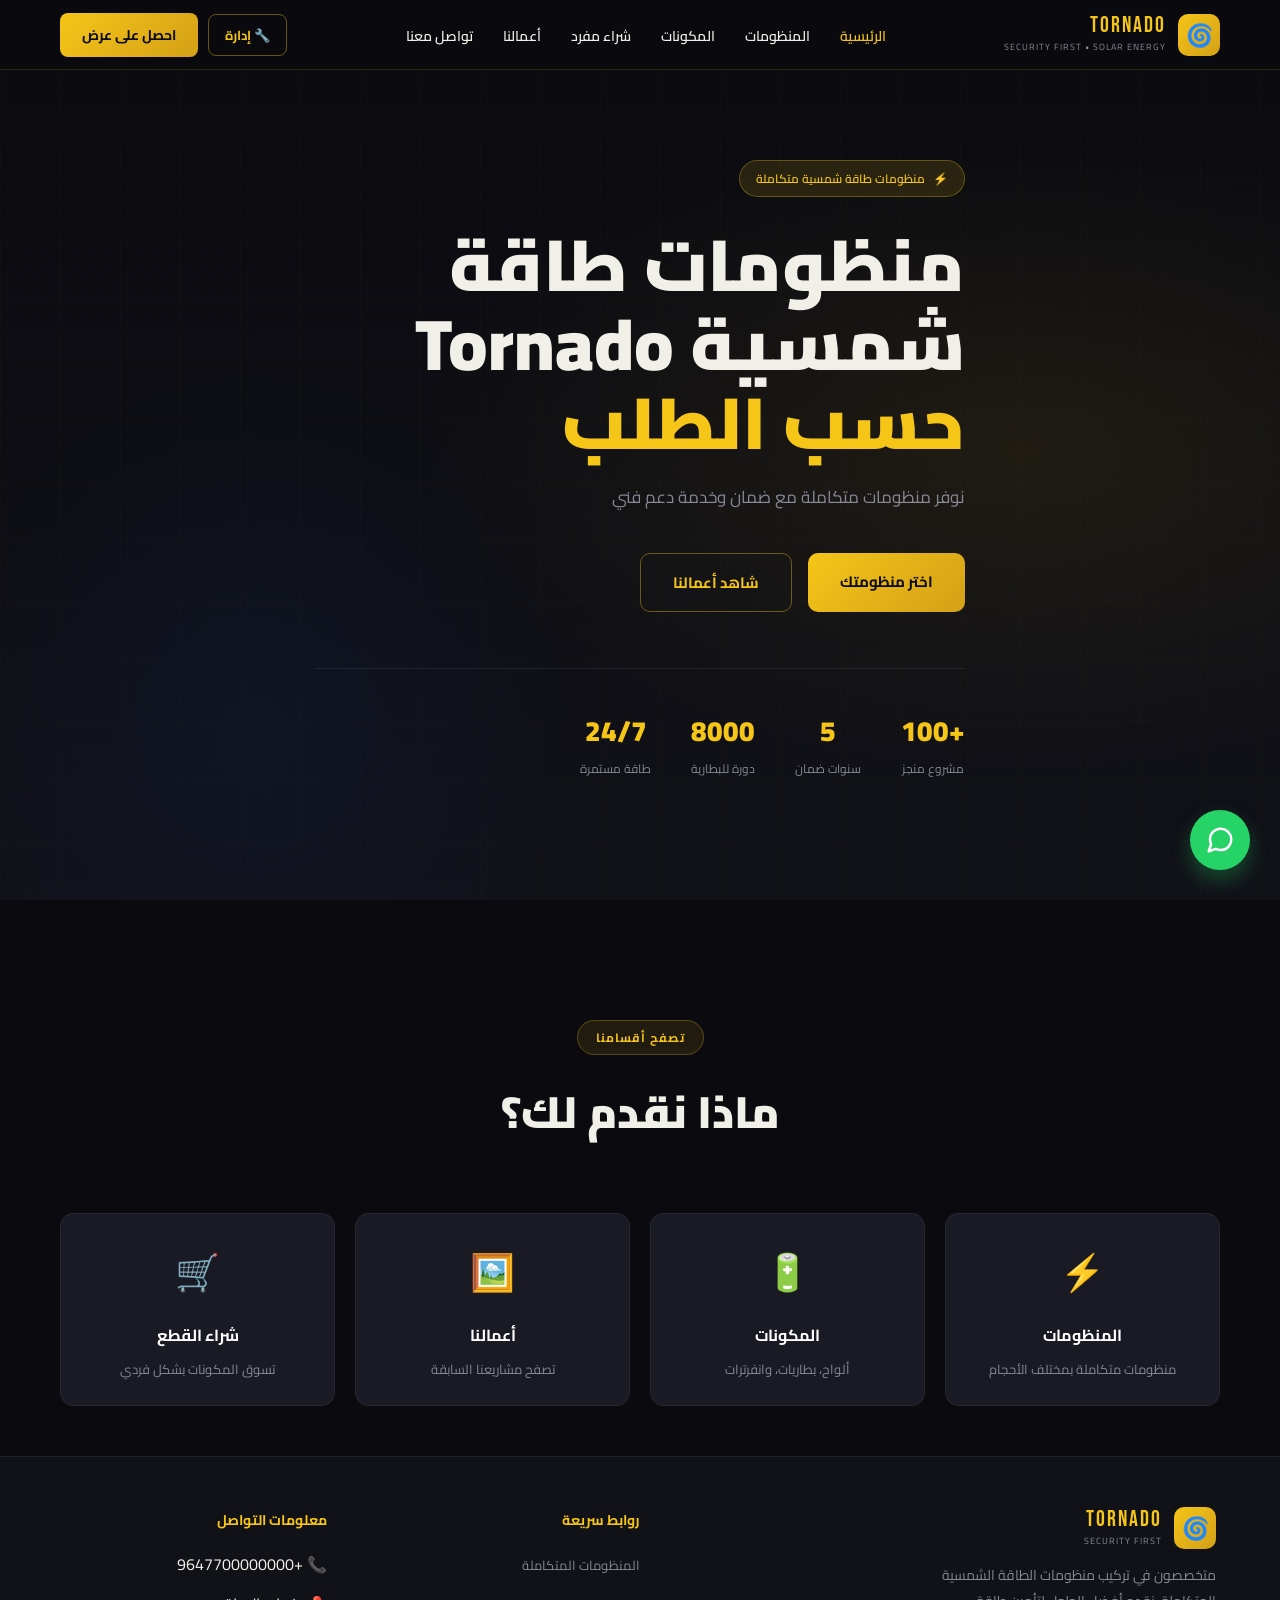
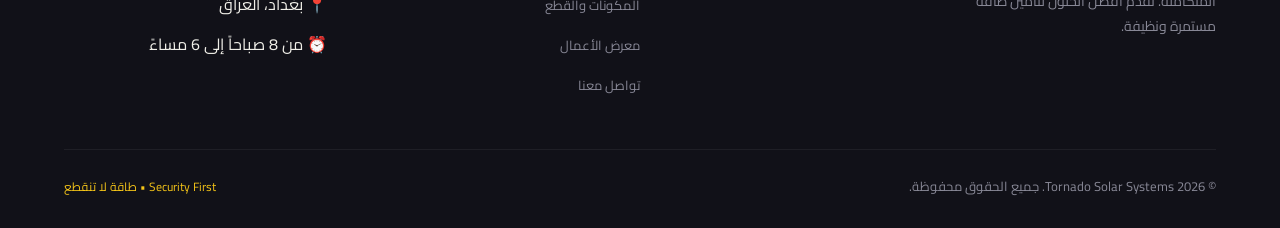
<file: index.html>
<!DOCTYPE html>
<html lang="ar" dir="rtl">
<head>
    <meta charset="UTF-8">
    <meta name="viewport" content="width=device-width, initial-scale=1.0">
    <title>Tornado Solar Systems | تورنادو للطاقة الشمسية</title>
    <meta name="description" content="حلول طاقة شمسية متكاملة حسب الطلب في العراق. منظومات، ألواح، انفرترات، وبطاريات مع ضمان.">
    <link rel="stylesheet" href="css/style.css">
    <script src="https://identity.netlify.com/v1/netlify-identity-widget.js"></script>
</head>
<body>

    <header>
        <div class="nav-container">
            <a href="index.html" class="logo">
                <div class="logo-icon">🌀</div>
                <div class="logo-text">
                    <span class="brand">TORNADO</span>
                    <span class="tagline">SECURITY FIRST • SOLAR ENERGY</span>
                </div>
            </a>
            <ul class="nav-links">
                <li><a href="index.html" class="active">الرئيسية</a></li>
                <li><a href="systems.html">المنظومات</a></li>
                <li><a href="components.html">المكونات</a></li>
                <li><a href="shop.html">شراء مفرد</a></li>
                <li><a href="projects.html">أعمالنا</a></li>
                <li><a href="contact.html">تواصل معنا</a></li>
            </ul>
            <div style="display:flex;gap:10px;align-items:center">
                <a href="/admin/" class="btn-outline" style="padding:8px 16px;font-size:13px; border-radius: 8px;">🔧 إدارة</a>
                <a href="contact.html" class="nav-cta">احصل على عرض</a>
            </div>
            <button class="mobile-menu-btn">☰</button>
        </div>
    </header>

    <section class="hero">
        <div class="hero-bg"></div>
        <div class="hero-grid"></div>
        <div class="hero-content">
            <div class="hero-badge">منظومات طاقة شمسية متكاملة</div>
            <h1 id="hero-title">طاقة لا تنقطع<br><span>ليلاً ونهاراً</span></h1>
            <p id="hero-subtitle" class="hero-desc">
                Tornado — الرائدة في تركيب منظومات الطاقة الشمسية. نوفر لك طاقة نظيفة ومستمرة 24 ساعة بأحدث التقنيات وضمان 5 سنوات.
            </p>
            <div class="hero-btns">
                <a href="systems.html" class="btn-primary">اختر منظومتك</a>
                <a href="projects.html" class="btn-outline">شاهد أعمالنا</a>
            </div>
            <div class="hero-stats">
                <div class="stat-item"><div class="stat-num">+100</div><div class="stat-label">مشروع منجز</div></div>
                <div class="stat-item"><div class="stat-num">5</div><div class="stat-label">سنوات ضمان</div></div>
                <div class="stat-item"><div class="stat-num">8000</div><div class="stat-label">دورة للبطارية</div></div>
                <div class="stat-item"><div class="stat-num">24/7</div><div class="stat-label">طاقة مستمرة</div></div>
            </div>
        </div>
    </section>

    <div class="section-title-wrap">
        <div class="section-tag">تصفح أقسامنا</div>
        <h2 class="section-title">ماذا نقدم لك؟</h2>
    </div>

    <section class="quick-cards" style="margin-top: 0;">
        <a href="systems.html" class="comp-card">
            <div class="comp-icon">⚡</div>
            <div class="comp-title">المنظومات</div>
            <div class="comp-items">منظومات متكاملة بمختلف الأحجام</div>
        </a>
        <a href="components.html" class="comp-card">
            <div class="comp-icon">🔋</div>
            <div class="comp-title">المكونات</div>
            <div class="comp-items">ألواح، بطاريات، وانفرترات</div>
        </a>
        <a href="projects.html" class="comp-card">
            <div class="comp-icon">🖼️</div>
            <div class="comp-title">أعمالنا</div>
            <div class="comp-items">تصفح مشاريعنا السابقة</div>
        </a>
        <a href="shop.html" class="comp-card">
            <div class="comp-icon">🛒</div>
            <div class="comp-title">شراء القطع</div>
            <div class="comp-items">تسوق المكونات بشكل فردي</div>
        </a>
    </section>

    <a href="#" class="floating-whatsapp btn-whatsapp-general" title="تواصل معنا عبر واتساب">
        <svg width="30" height="30" viewBox="0 0 24 24" fill="none" stroke="currentColor" stroke-width="2" stroke-linecap="round" stroke-linejoin="round"><path d="M21 11.5a8.38 8.38 0 0 1-.9 3.8 8.5 8.5 0 0 1-7.6 4.7 8.38 8.38 0 0 1-3.8-.9L3 21l1.9-5.7a8.38 8.38 0 0 1-.9-3.8 8.5 8.5 0 0 1 4.7-7.6 8.38 8.38 0 0 1 3.8-.9h.5a8.48 8.48 0 0 1 8 8v.5z"/></svg>
    </a>

    <footer>
        <div class="footer-grid">
            <div class="footer-brand">
                <a href="index.html" class="logo">
                    <div class="logo-icon">🌀</div>
                    <div class="logo-text">
                        <span class="brand">TORNADO</span>
                        <span class="tagline">SECURITY FIRST</span>
                    </div>
                </a>
                <p>متخصصون في تركيب منظومات الطاقة الشمسية المتكاملة. نقدم أفضل الحلول لتأمين طاقة مستمرة ونظيفة.</p>
            </div>
            <div class="footer-col">
                <h4>روابط سريعة</h4>
                <ul>
                    <li><a href="systems.html">المنظومات المتكاملة</a></li>
                    <li><a href="components.html">المكونات والقطع</a></li>
                    <li><a href="projects.html">معرض الأعمال</a></li>
                    <li><a href="contact.html">تواصل معنا</a></li>
                </ul>
            </div>
            <div class="footer-col">
                <h4>معلومات التواصل</h4>
                <ul>
                    <li>📞 <span id="footer-phone"></span></li>
                    <li>📍 <span id="footer-address"></span></li>
                    <li>⏰ <span id="footer-hours"></span></li>
                </ul>
            </div>
        </div>
        <div class="footer-bottom">
            <p>&copy; 2026 Tornado Solar Systems. جميع الحقوق محفوظة.</p>
            <p style="color:var(--gold);font-size:12px">Security First • طاقة لا تنقطع</p>
        </div>
    </footer>

    <script src="js/main.js"></script>
    <script>
        if (window.netlifyIdentity) {
            window.netlifyIdentity.on("init", user => {
                if (!user) {
                    window.netlifyIdentity.on("login", () => {
                        document.location.href = "/admin/";
                    });
                }
            });
        }
    </script>
</body>
</html>
</file>
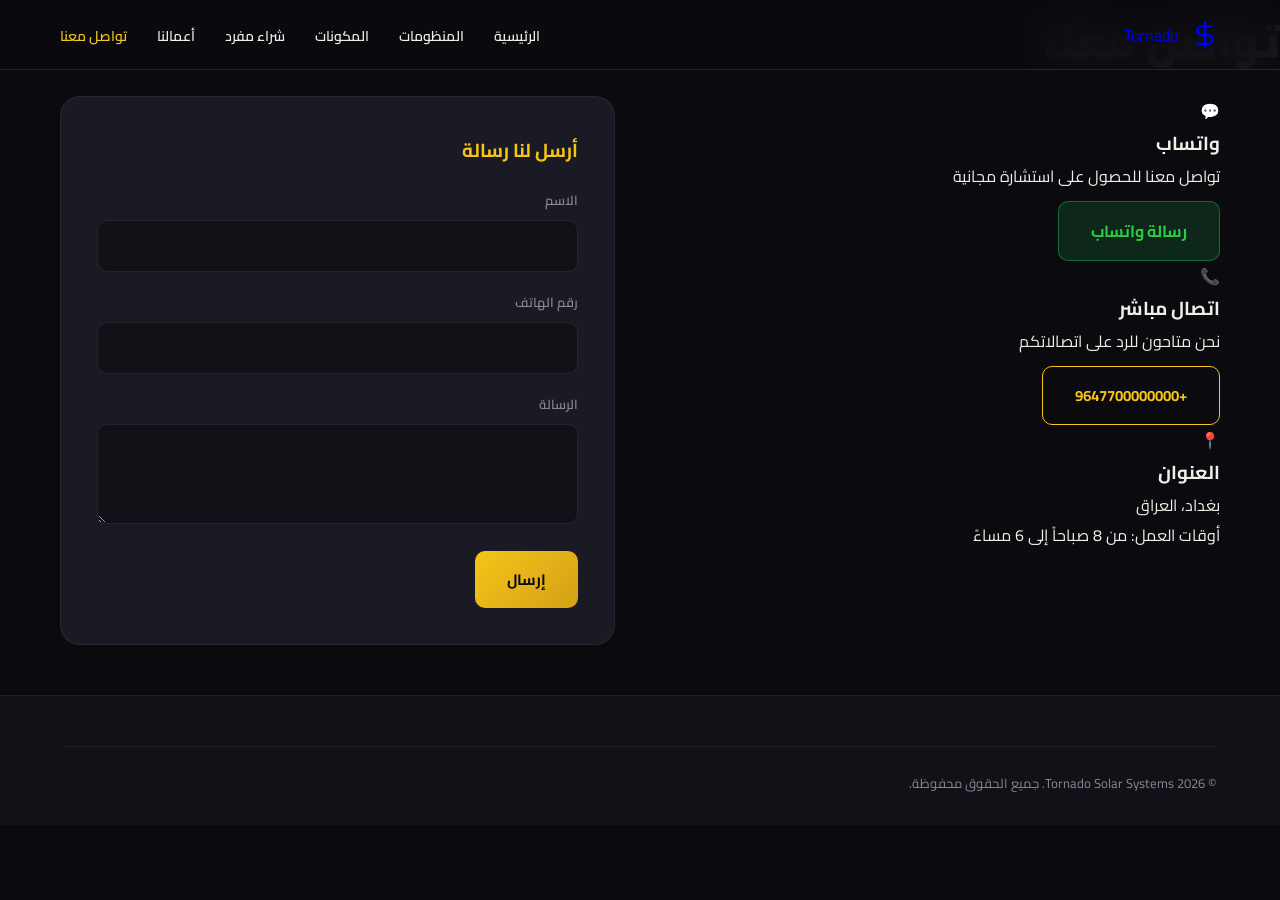
<file: contact.html>
<!DOCTYPE html>
<html lang="ar" dir="rtl">
<head>
    <meta charset="UTF-8">
    <meta name="viewport" content="width=device-width, initial-scale=1.0">
    <title>تواصل معنا | Tornado Solar Systems</title>
    <link rel="stylesheet" href="css/style.css">
</head>
<body>

    <header>
        <div class="nav-container">
            <a href="index.html" class="logo">
                <svg width="30" height="30" viewBox="0 0 24 24" fill="none" stroke="currentColor" stroke-width="2" stroke-linecap="round" stroke-linejoin="round" class="icon"><path d="M12 2v20M17 5H9.5a3.5 3.5 0 0 0 0 7h5a3.5 3.5 0 0 1 0 7H6"/></svg>
                Tornado
            </a>
            <button class="mobile-menu-btn">☰</button>
            <ul class="nav-links">
                <li><a href="index.html">الرئيسية</a></li>
                <li><a href="systems.html">المنظومات</a></li>
                <li><a href="components.html">المكونات</a></li>
                <li><a href="shop.html">شراء مفرد</a></li>
                <li><a href="projects.html">أعمالنا</a></li>
                <li><a href="contact.html" class="active">تواصل معنا</a></li>
            </ul>
        </div>
    </header>

    <h2 class="section-title">تواصل معنا</h2>

    <div class="contact-container">
        <div class="contact-info-cards">
            <div class="info-card">
                <div class="icon">💬</div>
                <div>
                    <h3>واتساب</h3>
                    <p>تواصل معنا للحصول على استشارة مجانية</p>
                    <a href="#" class="btn btn-whatsapp btn-whatsapp-general" style="margin-top:10px;">رسالة واتساب</a>
                </div>
            </div>
            <div class="info-card">
                <div class="icon">📞</div>
                <div>
                    <h3>اتصال مباشر</h3>
                    <p>نحن متاحون للرد على اتصالاتكم</p>
                    <a href="#" class="btn btn-outline btn-phone-general show-number" style="margin-top:10px; color:var(--primary); border-color:var(--primary);"></a>
                </div>
            </div>
            <div class="info-card">
                <div class="icon">📍</div>
                <div>
                    <h3>العنوان</h3>
                    <p id="contact-address">بغداد، العراق</p>
                    <p id="contact-hours">أوقات العمل: من 8 صباحاً إلى 6 مساءً</p>
                </div>
            </div>
        </div>

        <div class="contact-form-container">
            <h3 style="margin-bottom: 20px; color: var(--primary);">أرسل لنا رسالة</h3>
            <form onsubmit="event.preventDefault(); alert('تم إرسال الرسالة بنجاح!');">
                <div class="form-group">
                    <label for="name">الاسم</label>
                    <input type="text" id="name" class="form-control" required>
                </div>
                <div class="form-group">
                    <label for="phone">رقم الهاتف</label>
                    <input type="tel" id="phone" class="form-control" required>
                </div>
                <div class="form-group">
                    <label for="message">الرسالة</label>
                    <textarea id="message" class="form-control" required></textarea>
                </div>
                <button type="submit" class="btn btn-primary submit-btn">إرسال</button>
            </form>
        </div>
    </div>

    <footer>
        <div class="footer-bottom">
            <p>&copy; 2026 Tornado Solar Systems. جميع الحقوق محفوظة.</p>
        </div>
    </footer>

    <script src="js/main.js"></script>
    <script>
        document.addEventListener('DOMContentLoaded', () => {
            setTimeout(() => {
                if (globalSettings) {
                    document.getElementById('contact-address').textContent = globalSettings.address;
                    document.getElementById('contact-hours').textContent = 'أوقات العمل: ' + globalSettings.working_hours;
                }
            }, 500);
        });
    </script>
</body>
</html>
</file>
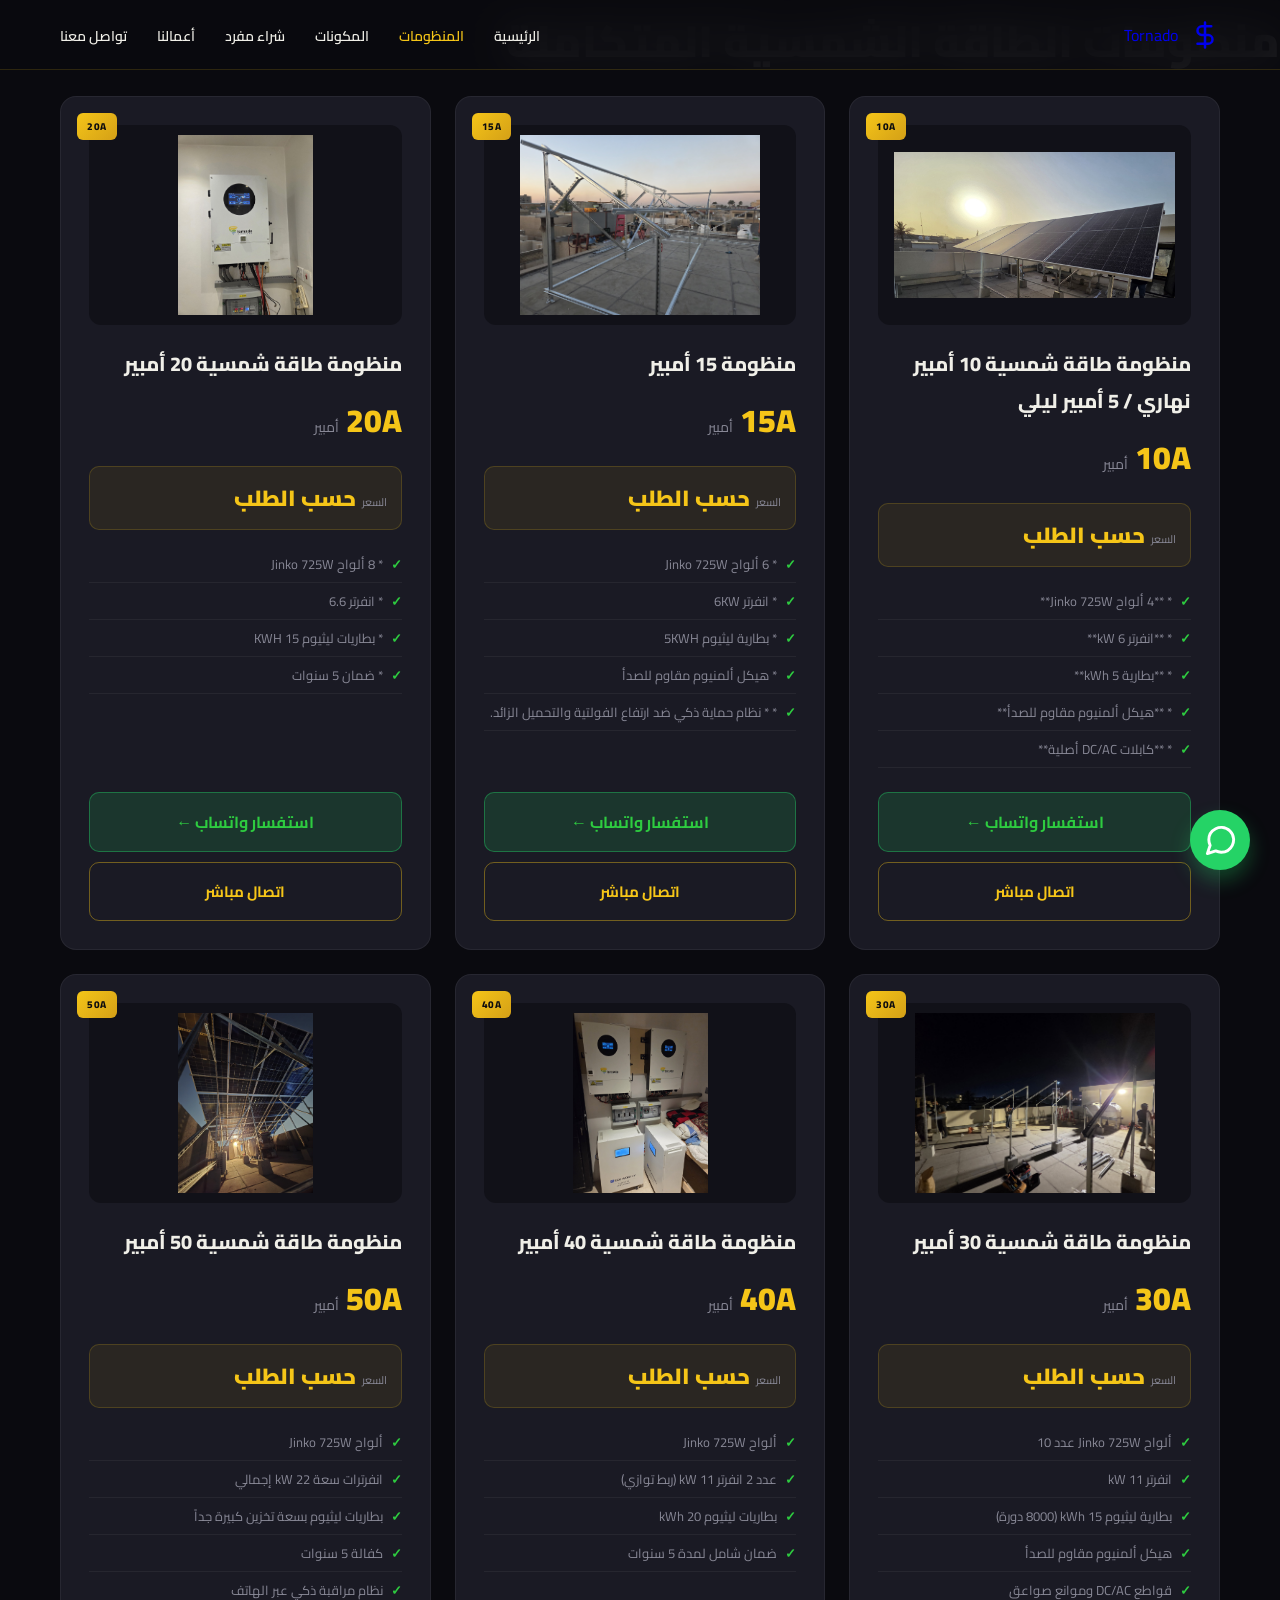
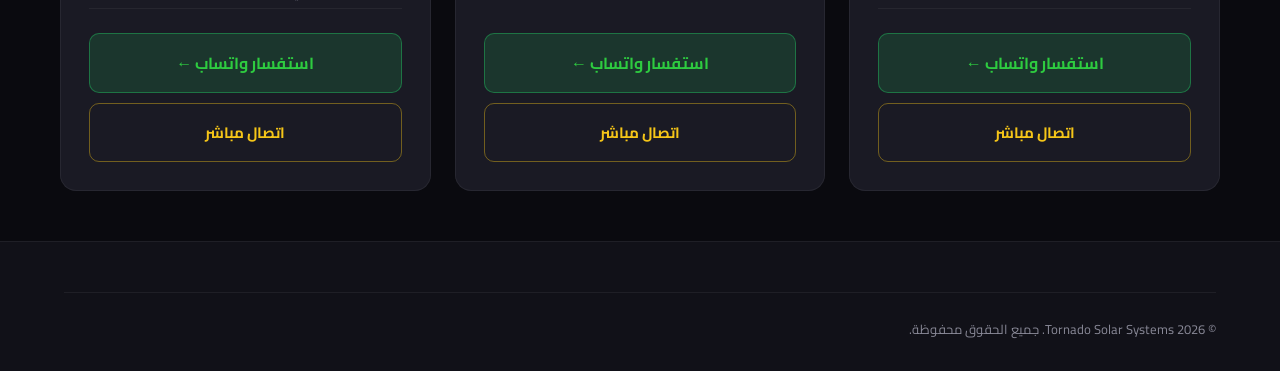
<file: systems.html>
<!DOCTYPE html>
<html lang="ar" dir="rtl">
<head>
    <meta charset="UTF-8">
    <meta name="viewport" content="width=device-width, initial-scale=1.0">
    <title>المنظومات | Tornado Solar Systems</title>
    <link rel="stylesheet" href="css/style.css">
</head>
<body>

    <header>
        <div class="nav-container">
            <a href="index.html" class="logo">
                <svg width="30" height="30" viewBox="0 0 24 24" fill="none" stroke="currentColor" stroke-width="2" stroke-linecap="round" stroke-linejoin="round" class="icon"><path d="M12 2v20M17 5H9.5a3.5 3.5 0 0 0 0 7h5a3.5 3.5 0 0 1 0 7H6"/></svg>
                Tornado
            </a>
            <button class="mobile-menu-btn">☰</button>
            <ul class="nav-links">
                <li><a href="index.html">الرئيسية</a></li>
                <li><a href="systems.html" class="active">المنظومات</a></li>
                <li><a href="components.html">المكونات</a></li>
                <li><a href="shop.html">شراء مفرد</a></li>
                <li><a href="projects.html">أعمالنا</a></li>
                <li><a href="contact.html">تواصل معنا</a></li>
            </ul>
        </div>
    </header>

    <h2 class="section-title">منظومات الطاقة الشمسية المتكاملة</h2>
    
    <div id="loader" class="loader-container">
        <div class="loader"></div>
    </div>

    <div class="grid-container" id="systems-container">
        <!-- Systems will be injected here -->
    </div>

    <a href="#" class="floating-whatsapp btn-whatsapp-general">
        <svg width="35" height="35" viewBox="0 0 24 24" fill="none" stroke="currentColor" stroke-width="2" stroke-linecap="round" stroke-linejoin="round"><path d="M21 11.5a8.38 8.38 0 0 1-.9 3.8 8.5 8.5 0 0 1-7.6 4.7 8.38 8.38 0 0 1-3.8-.9L3 21l1.9-5.7a8.38 8.38 0 0 1-.9-3.8 8.5 8.5 0 0 1 4.7-7.6 8.38 8.38 0 0 1 3.8-.9h.5a8.48 8.48 0 0 1 8 8v.5z"/></svg>
    </a>

    <footer>
        <div class="footer-bottom">
            <p>&copy; 2026 Tornado Solar Systems. جميع الحقوق محفوظة.</p>
        </div>
    </footer>

    <script src="js/main.js"></script>
    <script src="js/systems.js"></script>
</body>
</html>
</file>
<file: css/style.css>
@import url('https://fonts.googleapis.com/css2?family=Cairo:wght@300;400;600;700;900&family=Bebas+Neue&display=swap');

:root {
    --gold: #F5C518;
    --gold-dark: #D4A017;
    --green: #2ECC40;
    --dark: #0A0A0F;
    --dark2: #111118;
    --dark3: #1A1A24;
    --white: #F0EFE8;
    --gray: #888896;
    --primary: #F5C518;
    --secondary: #D4A017;
    --bg-color: #0A0A0F;
    --card-bg: #1A1A24;
    --text-main: #F0EFE8;
    --text-light: #888896;
    --shadow: 0 4px 15px rgba(0,0,0,0.4);
    --shadow-hover: 0 20px 50px rgba(0,0,0,0.4);
    --transition: all 0.3s ease;
}

* { margin: 0; padding: 0; box-sizing: border-box; }

body {
    font-family: 'Cairo', sans-serif;
    background: var(--dark);
    color: var(--white);
    direction: rtl;
    overflow-x: hidden;
}

/* ===== NAV ===== */
header {
    position: fixed; top: 0; width: 100%; z-index: 1000;
    background: rgba(10,10,15,0.92);
    backdrop-filter: blur(20px);
    border-bottom: 1px solid rgba(245,197,24,0.15);
    height: 70px;
}

.nav-container {
    max-width: 1200px; width: 100%; height: 100%; margin: 0 auto;
    display: flex; justify-content: space-between; align-items: center; padding: 0 20px;
}

.logo {
    display: flex; align-items: center; gap: 12px;
    text-decoration: none;
}
.logo-icon {
    width: 42px; height: 42px;
    background: linear-gradient(135deg, var(--gold), var(--gold-dark));
    border-radius: 10px;
    display: flex; align-items: center; justify-content: center;
    font-size: 22px;
}
.logo-text { display: flex; flex-direction: column; }
.logo-text .brand { font-family: 'Bebas Neue', sans-serif; font-size: 22px; color: var(--gold); letter-spacing: 2px; line-height: 1.1;}
.logo-text .tagline { font-size: 9px; color: var(--gray); letter-spacing: 1px; }

.nav-links { display: flex; gap: 30px; list-style: none; }
.nav-links a { color: var(--white); text-decoration: none; font-size: 14px; font-weight: 600; transition: color 0.2s; }
.nav-links a:hover, .nav-links a.active { color: var(--gold); }

.mobile-menu-btn {
    display: none; background: none; border: none; color: white; font-size: 1.5rem; cursor: pointer;
}

.nav-cta {
    background: linear-gradient(135deg, var(--gold), var(--gold-dark));
    color: var(--dark); border: none; padding: 9px 22px;
    border-radius: 8px; font-family: 'Cairo', sans-serif;
    font-weight: 700; font-size: 14px; cursor: pointer;
    transition: transform 0.2s, box-shadow 0.2s;
    text-decoration: none; display: inline-block;
}
.nav-cta:hover { transform: translateY(-2px); box-shadow: 0 8px 25px rgba(245,197,24,0.35); }

/* ===== HERO ===== */
.hero {
    min-height: 100vh;
    display: flex; align-items: center;
    padding: 120px 5% 80px;
    position: relative;
    overflow: hidden;
}

.hero-bg {
    position: absolute; inset: 0;
    background: 
      radial-gradient(ellipse 80% 60% at 80% 50%, rgba(245,197,24,0.08) 0%, transparent 60%),
      radial-gradient(ellipse 50% 80% at 20% 80%, rgba(13,110,253,0.06) 0%, transparent 50%),
      linear-gradient(180deg, var(--dark) 0%, var(--dark2) 100%);
}

.hero-grid {
    position: absolute; inset: 0; opacity: 0.04;
    background-image: 
      linear-gradient(rgba(245,197,24,0.5) 1px, transparent 1px),
      linear-gradient(90deg, rgba(245,197,24,0.5) 1px, transparent 1px);
    background-size: 60px 60px;
}

.hero-content {
    position: relative; max-width: 650px; margin: 0 auto;
    z-index: 10;
}

.hero-badge {
    display: inline-flex; align-items: center; gap: 8px;
    background: rgba(245,197,24,0.12);
    border: 1px solid rgba(245,197,24,0.3);
    padding: 6px 16px; border-radius: 50px;
    font-size: 12px; color: var(--gold); margin-bottom: 28px;
    font-weight: 600;
}
.hero-badge::before { content: '⚡'; }

.hero h1 {
    font-size: clamp(38px, 6vw, 72px);
    font-weight: 900;
    line-height: 1.1;
    margin-bottom: 20px;
}
.hero h1 span { color: var(--gold); display: block;}

.hero-desc {
    color: var(--gray); font-size: 17px; line-height: 1.8;
    margin-bottom: 40px; max-width: 520px;
}

.hero-btns { display: flex; gap: 16px; flex-wrap: wrap; }

.btn-primary {
    background: linear-gradient(135deg, var(--gold), var(--gold-dark));
    color: var(--dark);
    padding: 14px 32px; border-radius: 10px;
    font-family: 'Cairo', sans-serif; font-weight: 700; font-size: 15px;
    border: none; cursor: pointer; text-decoration: none;
    transition: transform 0.2s, box-shadow 0.2s;
    display: inline-block; text-align: center;
}
.btn-primary:hover { transform: translateY(-3px); box-shadow: 0 12px 30px rgba(245,197,24,0.4); color: var(--dark); }

.btn-outline {
    border: 1.5px solid rgba(245,197,24,0.4);
    color: var(--gold); background: transparent;
    padding: 14px 32px; border-radius: 10px;
    font-family: 'Cairo', sans-serif; font-weight: 700; font-size: 15px;
    cursor: pointer; text-decoration: none;
    transition: all 0.2s; display: inline-block; text-align: center;
}
.btn-outline:hover { background: rgba(245,197,24,0.08); border-color: var(--gold); color: var(--gold); }

.btn-whatsapp {
    background: rgba(37,211,102,0.15);
    color: #2ECC40; border: 1.5px solid rgba(37,211,102,0.4);
    padding: 14px 32px; border-radius: 10px; font-weight: 700;
    display: inline-block; text-decoration: none; text-align: center; transition: all 0.2s;
}
.btn-whatsapp:hover { background: rgba(37,211,102,0.25); border-color: #2ECC40; color: #2ECC40; transform: translateY(-3px); }

.hero-stats {
    display: flex; gap: 40px; margin-top: 56px;
    padding-top: 36px; border-top: 1px solid rgba(255,255,255,0.08);
}
.stat-item { text-align: center; }
.stat-num { font-size: 28px; font-weight: 900; color: var(--gold); }
.stat-label { font-size: 12px; color: var(--gray); }

/* Section Header */
.section-title-wrap { text-align: center; margin: 120px 0 60px; }
.section-tag {
    display: inline-block;
    background: rgba(245,197,24,0.1);
    border: 1px solid rgba(245,197,24,0.25);
    color: var(--gold); font-size: 12px; font-weight: 700;
    padding: 5px 18px; border-radius: 50px;
    letter-spacing: 1px; text-transform: uppercase;
    margin-bottom: 16px;
}
.section-title { font-size: clamp(26px, 4vw, 44px); font-weight: 900; margin-bottom: 14px; }
.section-sub { color: var(--gray); font-size: 16px; max-width: 550px; margin: 0 auto; line-height: 1.7; }

/* Grid Layout */
.grid-container {
    max-width: 1200px; margin: 0 auto 50px;
    display: grid; grid-template-columns: repeat(auto-fill, minmax(300px, 1fr));
    gap: 24px; padding: 0 20px;
}

/* Product Card */
.product-card {
    background: var(--dark3);
    border: 1px solid rgba(255,255,255,0.06);
    border-radius: 16px; padding: 28px;
    transition: all 0.3s; position: relative; overflow: hidden;
    display: flex; flex-direction: column;
}
.product-card:hover {
    border-color: rgba(245,197,24,0.3);
    transform: translateY(-6px);
    box-shadow: 0 20px 50px rgba(0,0,0,0.4);
}
.product-card::before {
    content: ''; position: absolute; top: 0; left: 0; right: 0; height: 2px;
    background: linear-gradient(90deg, var(--gold), transparent);
    opacity: 0; transition: opacity 0.3s;
}
.product-card:hover::before { opacity: 1; }

.product-img-container { margin-bottom: 20px; text-align: center; background: var(--dark2); border-radius: 12px; display: flex; align-items: center; justify-content: center; height: 200px;}
.product-img { max-height: 180px; max-width: 90%; object-fit: contain; }

.product-badge {
    position: absolute; top: 16px; left: 16px;
    background: linear-gradient(135deg, var(--gold), var(--gold-dark));
    color: var(--dark); font-size: 10px; font-weight: 800;
    padding: 4px 10px; border-radius: 6px;
    text-transform: uppercase; letter-spacing: 0.5px; z-index: 2;
}

.product-name { font-size: 20px; font-weight: 800; margin-bottom: 8px; }
.product-amps { font-size: 32px; font-weight: 900; color: var(--gold); margin-bottom: 16px; }
.product-amps span { font-size: 14px; color: var(--gray); font-weight: 400; }

.product-features { list-style: none; margin-bottom: 24px; flex-grow: 1; }
.product-features li {
    font-size: 13px; color: var(--gray);
    padding: 6px 0; border-bottom: 1px solid rgba(255,255,255,0.05);
    display: flex; align-items: center; gap: 8px;
}
.product-features li::before { content: '✓'; color: var(--green); font-weight: 700; }

.product-price {
    display: flex; align-items: baseline; gap: 6px;
    margin-bottom: 16px; padding: 10px 14px;
    background: rgba(245,197,24,0.07);
    border: 1px solid rgba(245,197,24,0.18);
    border-radius: 10px;
}
.product-price .price-label { font-size: 11px; color: var(--gray); }
.product-price .price-val { font-size: 22px; font-weight: 900; color: var(--gold); }

.product-actions { display: flex; gap: 10px; flex-direction: column;}
.product-btn {
    width: 100%; background: rgba(245,197,24,0.1);
    border: 1.5px solid rgba(245,197,24,0.3);
    color: var(--gold); padding: 12px; text-decoration: none; text-align: center;
    border-radius: 10px; font-family: 'Cairo', sans-serif;
    font-weight: 700; font-size: 14px; cursor: pointer; transition: all 0.2s; display: inline-block;
}
.product-btn:hover { background: var(--gold); color: var(--dark); }

/* Quick Cards Home */
.quick-cards {
    max-width: 1200px; margin: -50px auto 50px;
    display: grid; grid-template-columns: repeat(auto-fit, minmax(240px, 1fr));
    gap: 20px; padding: 0 20px; position: relative; z-index: 10;
}
.comp-card {
    background: var(--dark3); border: 1px solid rgba(255,255,255,0.06);
    border-radius: 14px; padding: 24px; text-align: center; text-decoration: none; color: white;
    transition: all 0.3s;
}
.comp-card:hover { border-color: rgba(245,197,24,0.25); transform: translateY(-4px); }
.comp-icon { font-size: 36px; margin-bottom: 14px; }
.comp-title { font-size: 16px; font-weight: 700; margin-bottom: 8px; }
.comp-items { color: var(--gray); font-size: 13px; line-height: 1.8; }

/* Contact Container */
.contact-container {
    max-width: 1200px; margin: 0 auto 50px; padding: 0 20px;
    display: grid; grid-template-columns: 1fr 1fr; gap: 50px; align-items: flex-start;
}
.contact-info h3 { font-size: 28px; font-weight: 900; margin-bottom: 16px; color: var(--white);}
.contact-info p { color: var(--gray); line-height: 1.8; margin-bottom: 30px; }
.contact-links { display: flex; flex-direction: column; gap: 14px; }
.contact-link {
    display: flex; align-items: center; gap: 14px;
    padding: 16px 20px; border-radius: 12px;
    background: var(--dark3); border: 1px solid rgba(255,255,255,0.06);
    text-decoration: none; color: var(--white);
    transition: all 0.2s; font-weight: 600;
}
.contact-link:hover { border-color: rgba(245,197,24,0.3); color: var(--gold); }
.cl-icon {
    width: 42px; height: 42px; border-radius: 10px;
    display: flex; align-items: center; justify-content: center;
    font-size: 20px;
}
.cl-icon.whatsapp { background: rgba(37,211,102,0.15); }
.cl-icon.phone { background: rgba(245,197,24,0.15); }

.contact-form-container { background: var(--dark3); border-radius: 20px; padding: 36px; border: 1px solid rgba(255,255,255,0.06); }
.form-group { margin-bottom: 18px; }
.form-group label { display: block; font-size: 13px; font-weight: 600; color: var(--gray); margin-bottom: 8px; }
.form-control {
    width: 100%; background: var(--dark2);
    border: 1.5px solid rgba(255,255,255,0.08);
    border-radius: 10px; padding: 12px 16px;
    color: var(--white); font-family: 'Cairo', sans-serif;
    font-size: 14px; transition: border-color 0.2s;
    outline: none;
}
.form-control:focus { border-color: var(--gold); }
textarea.form-control { height: 100px; resize: vertical; }

/* Floating Whatsapp */
.floating-whatsapp {
    position: fixed; bottom: 30px; right: 30px;
    background: #25D366; color: white; width: 60px; height: 60px;
    border-radius: 50%; display: flex; align-items: center; justify-content: center;
    font-size: 30px; box-shadow: 0 10px 20px rgba(37,211,102,0.3); z-index: 2000;
    transition: transform 0.2s; text-decoration: none;
}
.floating-whatsapp:hover { transform: scale(1.1); }

/* Filters */
.filters-container { max-width: 1200px; margin: 0 auto 40px; padding: 0 20px; }
.filters {
    background: var(--dark3); padding: 20px; border-radius: 12px;
    border: 1px solid rgba(255,255,255,0.06); display: flex; gap: 15px; flex-wrap: wrap; align-items: center;
}
.filters .search-input, .filters .filter-select {
    background: var(--dark2); border: 1.5px solid rgba(255,255,255,0.08);
    color: var(--white); border-radius: 8px; padding: 10px 15px;
    outline: none; font-family: 'Cairo', sans-serif;
}
.filters .search-input:focus, .filters .filter-select:focus { border-color: var(--gold); }
.filters .search-input { flex-grow: 1; min-width: 200px; }
.filters .filter-select { min-width: 150px; }
.filters .filter-select option { background: var(--dark2); }

/* Gallery */
.gallery-grid {
    display: grid; grid-template-columns: repeat(4, 1fr); gap: 16px; max-width: 1200px; margin: 0 auto 50px; padding: 0 20px;
}
.gallery-item {
    border-radius: 12px; overflow: hidden; position: relative; cursor: pointer;
    background: var(--dark3); aspect-ratio: 4/3;
}
.gallery-item:nth-child(1) { grid-column: span 2; grid-row: span 2; aspect-ratio: unset; }
.gallery-item:nth-child(5) { grid-column: span 2; }
.gallery-item img { width: 100%; height: 100%; object-fit: cover; transition: transform 0.4s; }
.gallery-item:hover img { transform: scale(1.06); }
.gallery-overlay {
    position: absolute; inset: 0; background: linear-gradient(to top, rgba(0,0,0,0.8), transparent);
    opacity: 0; transition: opacity 0.3s; display: flex; flex-direction: column; justify-content: flex-end; padding: 16px;
    color: white;
}
.gallery-overlay h3 { color: var(--gold); font-size: 18px; margin-bottom: 5px; }
.gallery-item:hover .gallery-overlay { opacity: 1; }

/* Loader */
.loader-container { display: flex; justify-content: center; align-items: center; padding: 50px; width: 100%; }
.loader { border: 4px solid var(--dark3); border-top: 4px solid var(--gold); border-radius: 50%; width: 40px; height: 40px; animation: spin 1s linear infinite; }
@keyframes spin { 0% { transform: rotate(0deg); } 100% { transform: rotate(360deg); } }

/* Modal Image */
.modal { display: none; position: fixed; inset: 0; z-index: 3500; background: rgba(0,0,0,0.88); backdrop-filter: blur(12px); align-items: center; justify-content: center; }
.modal-content { max-width: 90%; max-height: 90vh; border-radius: 12px; border: 1px solid rgba(245,197,24,0.2); }
.close-modal { position: absolute; top: 20px; right: 30px; color: white; font-size: 35px; cursor: pointer; z-index: 3600;}

/* Footer */
footer {
    background: var(--dark2); border-top: 1px solid rgba(255,255,255,0.06); padding: 50px 5% 30px; margin-top: 50px;
}
.footer-grid { display: grid; grid-template-columns: 2fr 1fr 1fr; gap: 50px; margin-bottom: 40px; max-width: 1200px; margin-left: auto; margin-right: auto;}
.footer-brand p { color: var(--gray); font-size: 14px; line-height: 1.8; margin-top: 14px; max-width: 280px; }
.footer-col h4 { font-size: 14px; font-weight: 700; color: var(--gold); margin-bottom: 16px; }
.footer-col ul { list-style: none; }
.footer-col li { margin-bottom: 10px; }
.footer-col a { color: var(--gray); text-decoration: none; font-size: 13px; transition: color 0.2s; }
.footer-col a:hover { color: var(--white); }
.footer-bottom { border-top: 1px solid rgba(255,255,255,0.06); padding-top: 24px; display: flex; justify-content: space-between; align-items: center; max-width: 1200px; margin: 0 auto;}
.footer-bottom p { color: var(--gray); font-size: 13px; }

/* Responsive */
@media (max-width: 768px) {
    .nav-links { display: none; position: absolute; top: 100%; left: 0; width: 100%; background: var(--dark2); flex-direction: column; padding: 20px; border-bottom: 1px solid rgba(245,197,24,0.2);}
    .nav-links.active { display: flex; }
    .mobile-menu-btn { display: block; }
    .hero-stats { gap: 20px; }
    .gallery-grid { grid-template-columns: repeat(2, 1fr); }
    .gallery-item:nth-child(1) { grid-column: span 2; }
    .gallery-item:nth-child(5) { grid-column: span 1; }
    .contact-container { grid-template-columns: 1fr; }
    .footer-grid { grid-template-columns: 1fr; gap: 30px; }
}
</file>
